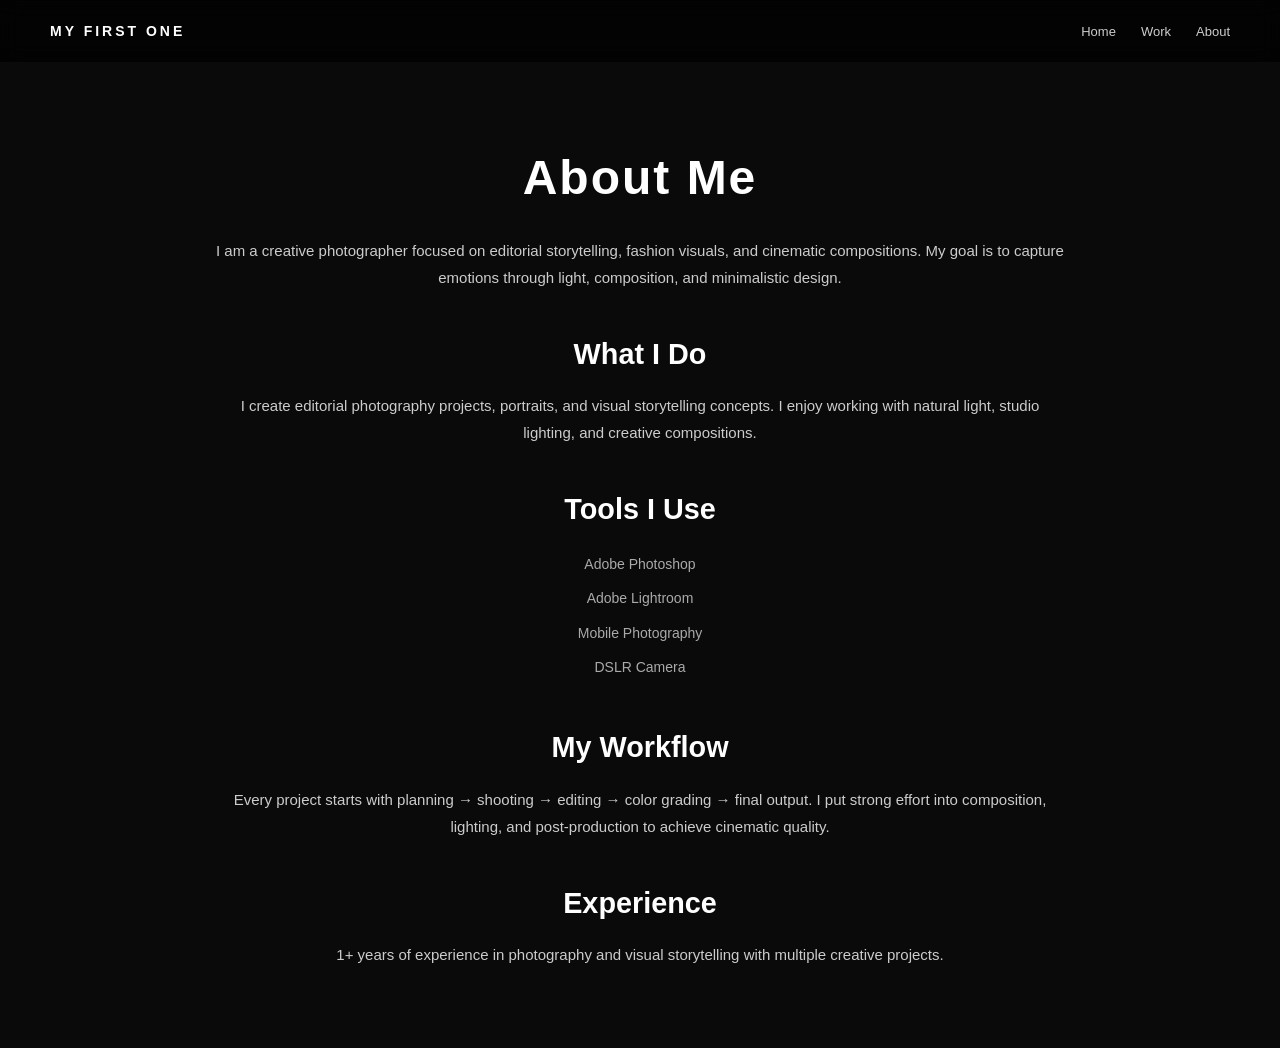
<file: about.html>
<!DOCTYPE html>
<html lang="en">
<head>
  <meta charset="UTF-8">
  <meta name="viewport" content="width=device-width, initial-scale=1.0">
  <title>About Me - Portfolio</title>
  <link rel="stylesheet" href="cssforabout.css">
</head>

<body>

  <!-- NAVIGATION -->
  <nav>
    <div class="logo">MY FIRST ONE</div>
    <ul>
      <li><a href="index.html">Home</a></li>
      <li><a href="work.html">Work</a></li>
      <li><a href="about.html">About</a></li>
     
    </ul>
  </nav>

  <!-- ABOUT SECTION -->
  <section class="about-page">

    <div class="about-container">

      <h1>About Me</h1>

      <p>
        I am a creative photographer focused on editorial storytelling, fashion visuals,
        and cinematic compositions. My goal is to capture emotions through light, composition,
        and minimalistic design.
      </p>

      <h2>What I Do</h2>

      <p>
        I create editorial photography projects, portraits, and visual storytelling concepts.
        I enjoy working with natural light, studio lighting, and creative compositions.
      </p>

      <h2>Tools I Use</h2>

      <ul>
        <li>Adobe Photoshop</li>
        <li>Adobe Lightroom</li>
        <li>Mobile Photography</li>
        <li>DSLR Camera</li>
      </ul>

      <h2>My Workflow</h2>

      <p>
        Every project starts with planning → shooting → editing → color grading → final output.
        I put strong effort into composition, lighting, and post-production to achieve cinematic quality.
      </p>

      <h2>Experience</h2>

      <p>
        1+ years of experience in photography and visual storytelling with multiple creative projects.
      </p>

    </div>

  </section>

</body>
</html>
</file>
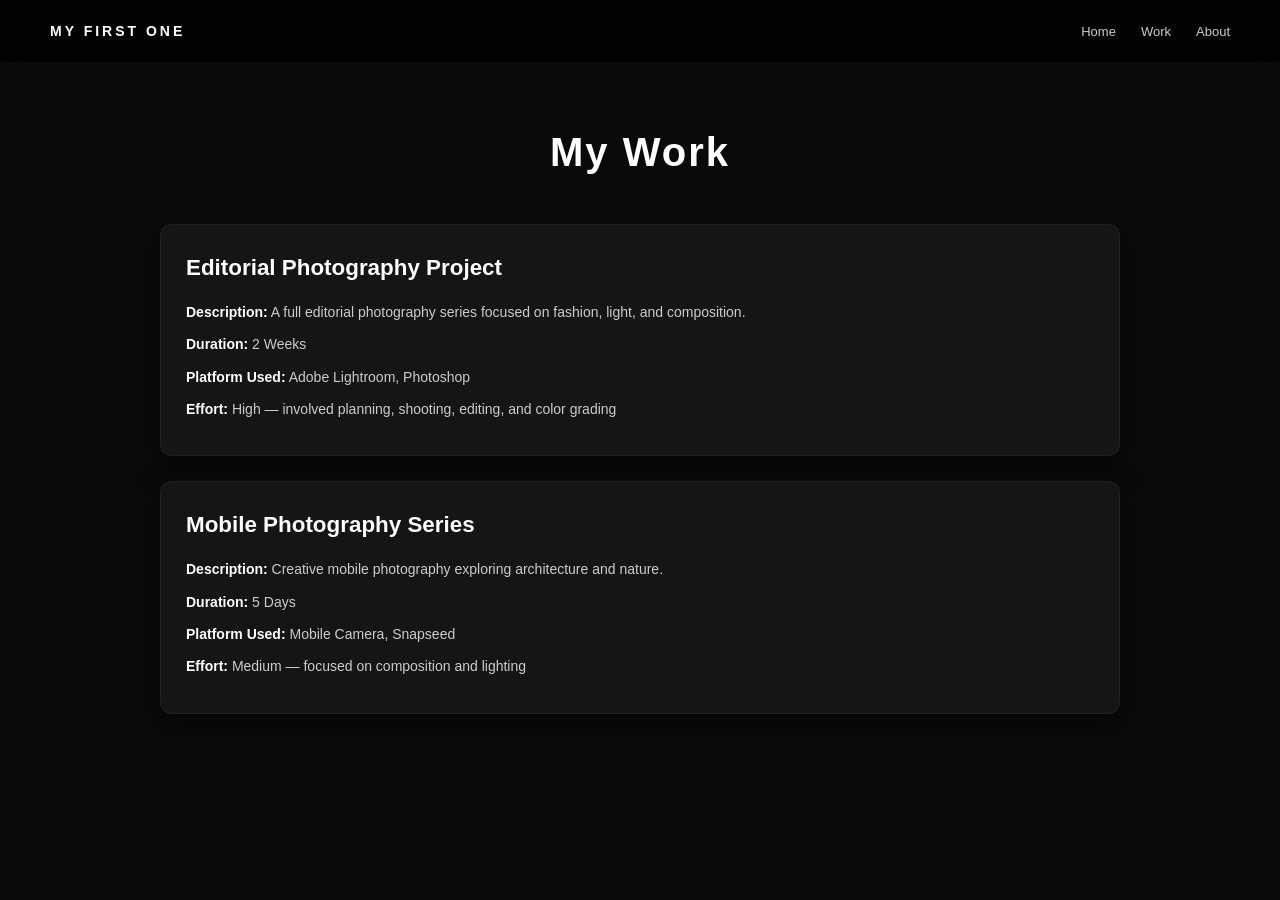
<file: work.html>
<!DOCTYPE html>
<html lang="en">
<head>
  <meta charset="UTF-8">
  <meta name="viewport" content="width=device-width, initial-scale=1.0">
  <title>About Me - Portfolio</title>
  <link rel="stylesheet" href="cssforwork.css">
</head>
<section id="work" class="page-section active-section">

   <nav>
    <div class="logo">MY FIRST ONE</div>
    <ul>
      <li><a href="index.html">Home</a></li>
      <li><a href="work.html">Work</a></li>
      <li><a href="about.html">About</a></li>
      
    
    </ul>
  </nav>
  <h2>My Work</h2>

  <div class="work-card">
    <h3>Editorial Photography Project</h3>

    <p><strong>Description:</strong> A full editorial photography series focused on fashion, light, and composition.</p>

    <p><strong>Duration:</strong> 2 Weeks</p>

    <p><strong>Platform Used:</strong> Adobe Lightroom, Photoshop</p>

    <p><strong>Effort:</strong> High — involved planning, shooting, editing, and color grading</p>
  </div>

  <div class="work-card">
    <h3>Mobile Photography Series</h3>

    <p><strong>Description:</strong> Creative mobile photography exploring architecture and nature.</p>

    <p><strong>Duration:</strong> 5 Days</p>

    <p><strong>Platform Used:</strong> Mobile Camera, Snapseed</p>

    <p><strong>Effort:</strong> Medium — focused on composition and lighting</p>
  </div>

</section>
</file>
<file: cssforabout.css>
/* RESET */
* {
  margin: 0;
  padding: 0;
  box-sizing: border-box;
}

/* BODY */
body {
  font-family: Arial, Helvetica, sans-serif;
  background: #0a0a0a;
  color: #fff;
  line-height: 1.6;
}

/* NAVIGATION */
nav {
  position: fixed;
  top: 0;
  left: 0;
  width: 100%;
  padding: 18px 50px;
  display: flex;
  justify-content: space-between;
  align-items: center;
  background: rgba(0,0,0,0.7);
  backdrop-filter: blur(10px);
  z-index: 1000;
}

nav .logo {
  font-size: 14px;
  letter-spacing: 3px;
  font-weight: bold;
}

nav ul {
  display: flex;
  gap: 25px;
  list-style: none;
}

nav ul li a {
  color: #fff;
  text-decoration: none;
  font-size: 13px;
  opacity: 0.8;
  transition: 0.3s;
}

nav ul li a:hover {
  opacity: 1;
}

/* ABOUT PAGE WRAPPER */
.about-page {
  padding: 140px 20px 80px;
}

/* CONTAINER */
.about-container {
  max-width: 850px;
  margin: auto;
  text-align: center;
}

/* MAIN HEADING */
.about-container h1 {
  font-size: 3rem;
  margin-bottom: 20px;
  letter-spacing: 2px;
}

/* SUB HEADINGS */
.about-container h2 {
  margin-top: 40px;
  font-size: 1.8rem;
  color: #ffffff;
}

/* PARAGRAPHS */
.about-container p {
  margin-top: 15px;
  color: #ccc;
  font-size: 15px;
  line-height: 1.8;
}

/* LIST */
.about-container ul {
  margin-top: 15px;
  list-style: none;
}

.about-container ul li {
  padding: 6px 0;
  color: #aaa;
  font-size: 14px;
}

/* HOVER EFFECT (optional polish) */
.about-container p,
.about-container li {
  transition: 0.3s;
}

.about-container p:hover,
.about-container li:hover {
  color: #fff;
}

/* RESPONSIVE */
@media (max-width: 768px) {
  nav {
    padding: 15px 20px;
  }

  .about-container h1 {
    font-size: 2.2rem;
  }

  .about-container h2 {
    font-size: 1.4rem;
  }
}
</file>
<file: cssforwork.css>
/* RESET */
* {
  margin: 0;
  padding: 0;
  box-sizing: border-box;
}

/* BODY */
body {
  font-family: Arial, Helvetica, sans-serif;
  background: #0a0a0a;
  color: #fff;
  line-height: 1.6;
}

/* NAV */
nav {
  position: fixed;
  top: 0;
  left: 0;
  width: 100%;
  padding: 18px 50px;
  display: flex;
  justify-content: space-between;
  align-items: center;
  background: rgba(0,0,0,0.7);
  backdrop-filter: blur(10px);
  z-index: 1000;
}

nav .logo {
  font-size: 14px;
  letter-spacing: 3px;
  font-weight: bold;
}

nav ul {
  display: flex;
  gap: 25px;
  list-style: none;
}

nav ul li a {
  color: #fff;
  text-decoration: none;
  font-size: 13px;
  opacity: 0.8;
  transition: 0.3s;
}

nav ul li a:hover {
  opacity: 1;
}

/* PAGE WRAPPER */
.page-section {
  padding: 120px 20px 60px;
  max-width: 1000px;
  margin: auto;
}

/* TITLE */
h2 {
  text-align: center;
  font-size: 2.5rem;
  margin-bottom: 40px;
  letter-spacing: 2px;
}

/* WORK CARD */
.work-card {
  background: #151515;
  padding: 25px;
  margin-bottom: 25px;
  border-radius: 12px;
  box-shadow: 0 10px 25px rgba(0,0,0,0.5);
  transition: 0.3s ease;
  border: 1px solid rgba(255,255,255,0.05);
}

/* HOVER EFFECT */
.work-card:hover {
  transform: translateY(-5px);
  border-color: rgba(255,255,255,0.15);
}

/* CARD TITLE */
.work-card h3 {
  font-size: 1.4rem;
  margin-bottom: 15px;
  color: #ffffff;
}

/* TEXT */
.work-card p {
  margin-bottom: 10px;
  color: #ccc;
  font-size: 14px;
}

/* STRONG LABELS */
.work-card strong {
  color: #fff;
}

/* RESPONSIVE */
@media (max-width: 768px) {
  nav {
    padding: 15px 20px;
  }

  h2 {
    font-size: 2rem;
  }

  .work-card {
    padding: 18px;
  }
}
</file>
